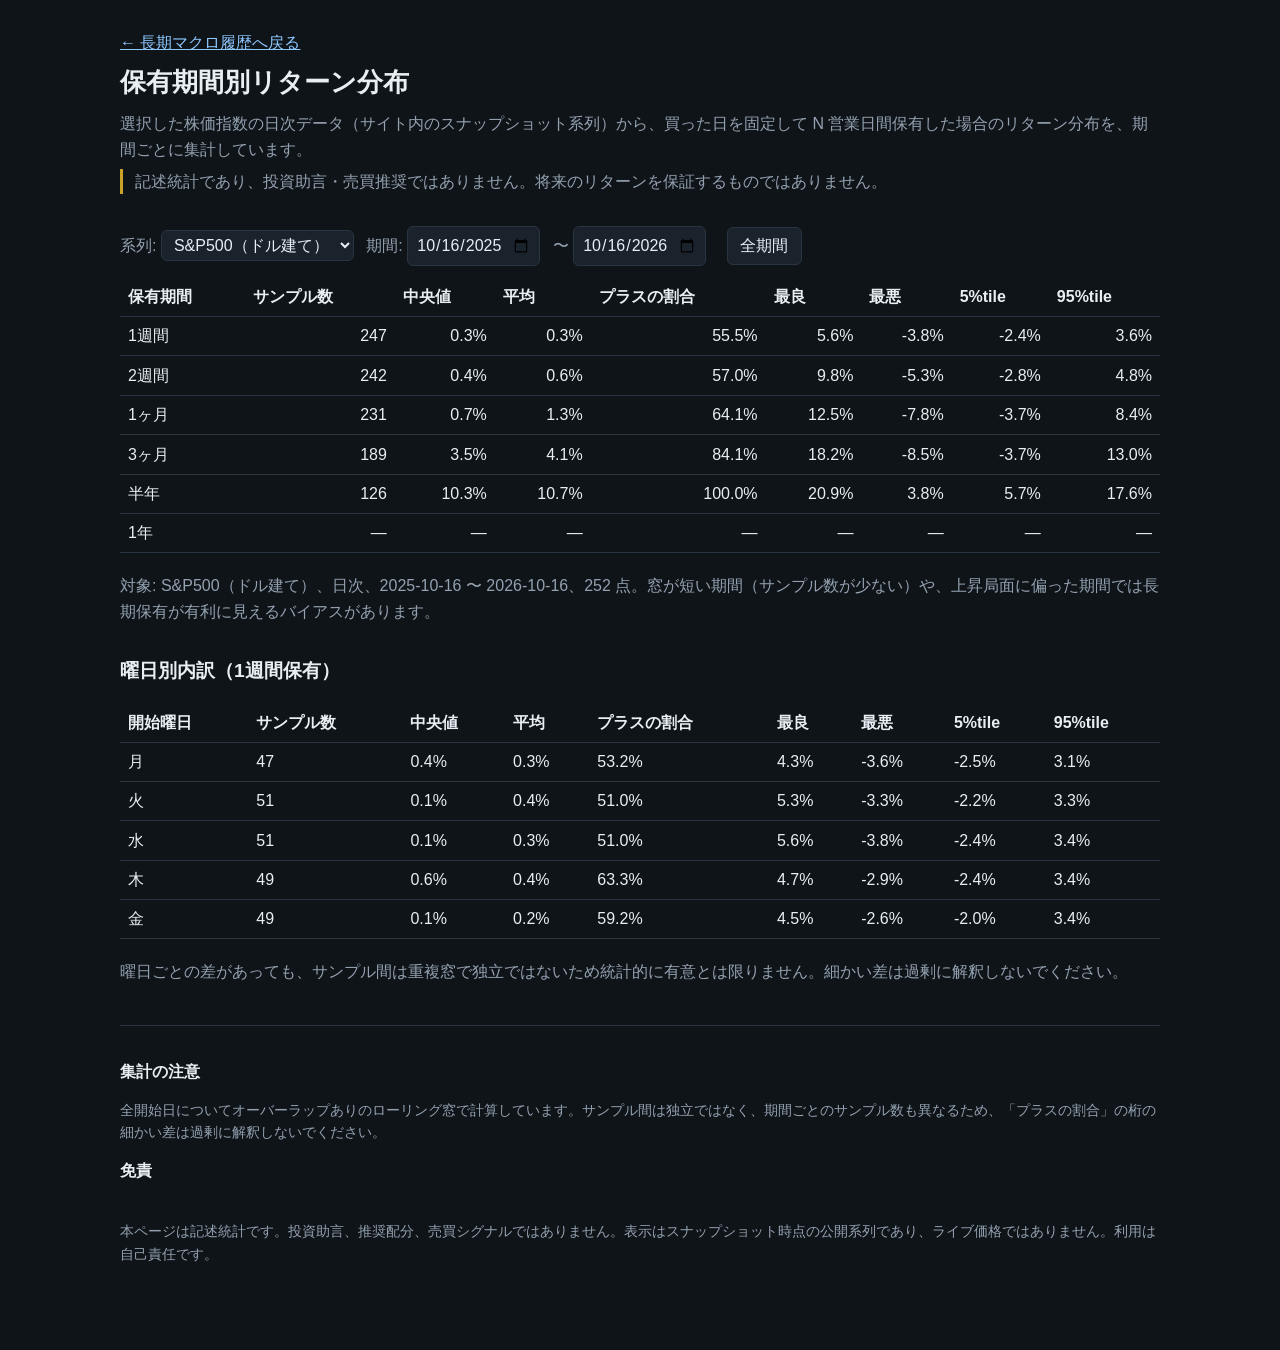
<file: docs/holding.html>
<!DOCTYPE html>
<html lang="ja">
  <head>
    <meta charset="utf-8" />
    <meta name="viewport" content="width=device-width, initial-scale=1" />
    <title>保有期間別リターン分布 | 長期マクロ履歴</title>
    <link rel="stylesheet" href="css/style.css" />
  </head>
  <body>
    <div class="wrap">
      <header>
        <p class="lead"><a href="index.html">&larr; 長期マクロ履歴へ戻る</a></p>
        <h1>保有期間別リターン分布</h1>
        <p class="lead">
          選択した株価指数の日次データ（サイト内のスナップショット系列）から、買った日を固定して N 営業日間保有した場合のリターン分布を、期間ごとに集計しています。
        </p>
        <p class="disclaimer-short">
          記述統計であり、投資助言・売買推奨ではありません。将来のリターンを保証するものではありません。
        </p>
      </header>

      <section id="holding">
        <p class="lead">
          <label for="series-select">系列: </label>
          <select id="series-select">
            <option value="sp500">S&amp;P500（ドル建て）</option>
            <option value="nikkei">日経平均（円建て）</option>
          </select>
          <label for="start-date">期間: </label>
          <input type="date" id="start-date" value="2025-10-16" />
          〜
          <input type="date" id="end-date" value="2026-10-16" />
          <button type="button" id="reset-range">全期間</button>
        </p>
        <table class="series-table" id="holding-table">
          <thead>
            <tr>
              <th>保有期間</th>
              <th>サンプル数</th>
              <th>中央値</th>
              <th>平均</th>
              <th>プラスの割合</th>
              <th>最良</th>
              <th>最悪</th>
              <th>5%tile</th>
              <th>95%tile</th>
            </tr>
          </thead>
          <tbody></tbody>
        </table>
        <p class="lead" id="holding-note"></p>
        <h2 class="weekday-title">曜日別内訳（1週間保有）</h2>
        <table class="series-table" id="weekday-table">
          <thead>
            <tr>
              <th>開始曜日</th>
              <th>サンプル数</th>
              <th>中央値</th>
              <th>平均</th>
              <th>プラスの割合</th>
              <th>最良</th>
              <th>最悪</th>
              <th>5%tile</th>
              <th>95%tile</th>
            </tr>
          </thead>
          <tbody></tbody>
        </table>
        <p class="lead">
          曜日ごとの差があっても、サンプル間は重複窓で独立ではないため統計的に有意とは限りません。細かい差は過剰に解釈しないでください。
        </p>
      </section>

      <footer>
        <h2>集計の注意</h2>
        <p>
          全開始日についてオーバーラップありのローリング窓で計算しています。サンプル間は独立ではなく、期間ごとのサンプル数も異なるため、「プラスの割合」の桁の細かい差は過剰に解釈しないでください。
        </p>
        <h2>免責</h2>
        <p class="disclaimer-full">
本ページは記述統計です。投資助言、推奨配分、売買シグナルではありません。表示はスナップショット時点の公開系列であり、ライブ価格ではありません。利用は自己責任です。
        </p>
      </footer>
    </div>
    <script src="js/holding.js"></script>
  </body>
</html>
</file>
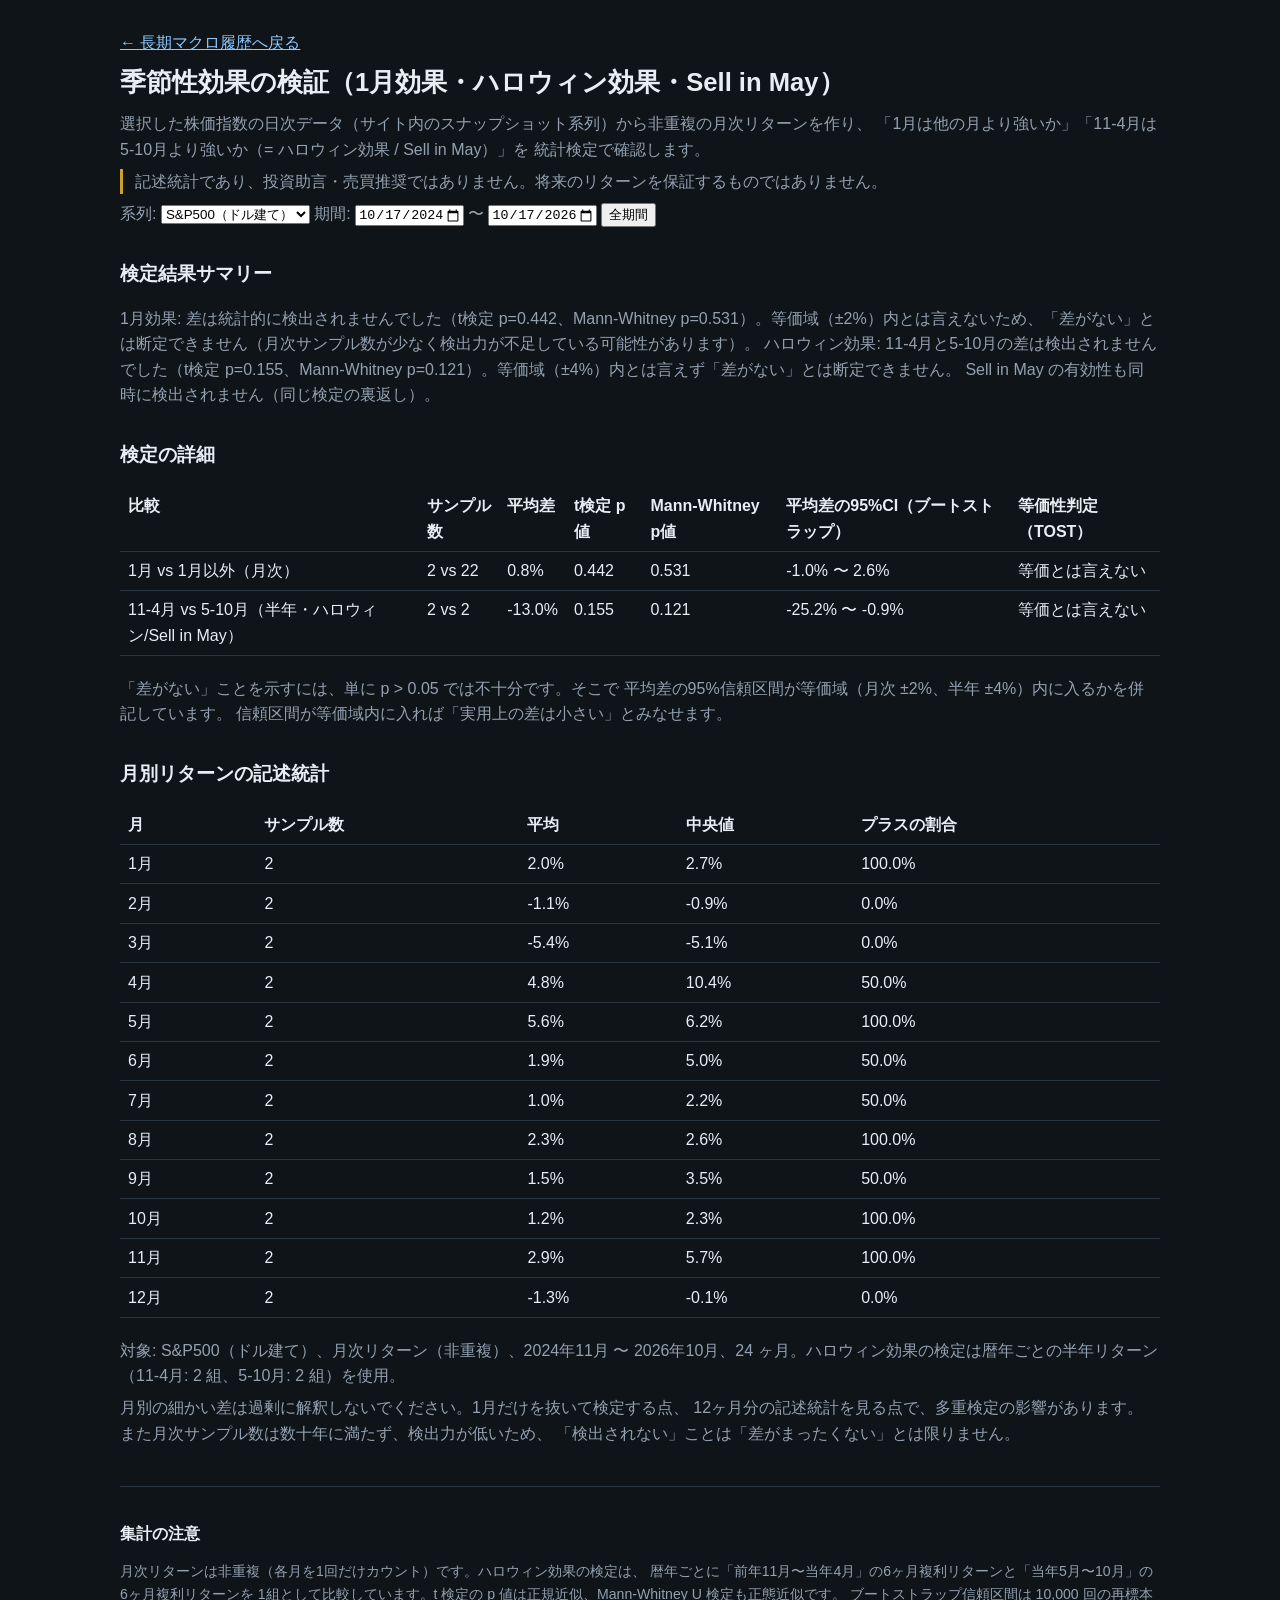
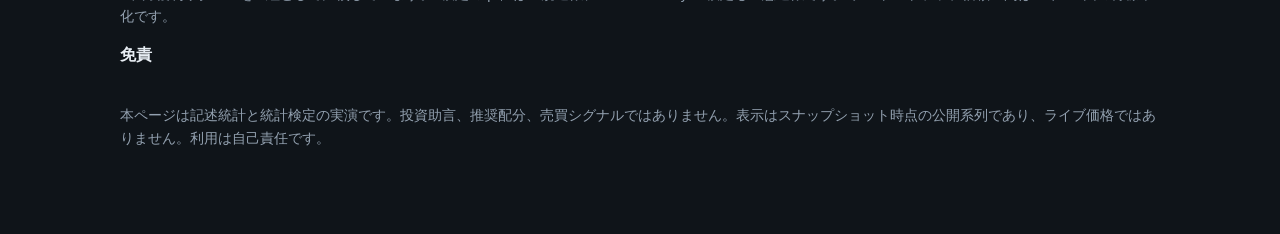
<file: docs/seasonality.html>
<!DOCTYPE html>
<html lang="ja">
  <head>
    <meta charset="utf-8" />
    <meta name="viewport" content="width=device-width, initial-scale=1" />
    <title>季節性効果の検証 | 長期マクロ履歴</title>
    <link rel="stylesheet" href="css/style.css" />
  </head>
  <body>
    <div class="wrap">
      <header>
        <p class="lead"><a href="index.html">&larr; 長期マクロ履歴へ戻る</a></p>
        <h1>季節性効果の検証（1月効果・ハロウィン効果・Sell in May）</h1>
        <p class="lead">
          選択した株価指数の日次データ（サイト内のスナップショット系列）から非重複の月次リターンを作り、
          「1月は他の月より強いか」「11-4月は5-10月より強いか（= ハロウィン効果 / Sell in May）」を
          統計検定で確認します。
        </p>
        <p class="disclaimer-short">
          記述統計であり、投資助言・売買推奨ではありません。将来のリターンを保証するものではありません。
        </p>
      </header>

      <section id="seasonality">
        <p class="lead">
          <label for="series-select">系列: </label>
          <select id="series-select">
            <option value="sp500">S&amp;P500（ドル建て）</option>
            <option value="nikkei">日経平均（円建て）</option>
          </select>
          <label for="start-date">期間: </label>
          <input type="date" id="start-date" value="2024-10-17" />
          〜
          <input type="date" id="end-date" value="2026-10-17" />
          <button type="button" id="reset-range">全期間</button>
        </p>

        <h2 class="weekday-title">検定結果サマリー</h2>
        <p class="lead" id="summary"></p>

        <h2 class="weekday-title">検定の詳細</h2>
        <table class="series-table" id="test-table">
          <thead>
            <tr>
              <th>比較</th>
              <th>サンプル数</th>
              <th>平均差</th>
              <th>t検定 p値</th>
              <th>Mann-Whitney p値</th>
              <th>平均差の95%CI（ブートストラップ）</th>
              <th>等価性判定（TOST）</th>
            </tr>
          </thead>
          <tbody></tbody>
        </table>
        <p class="lead">
          「差がない」ことを示すには、単に p &gt; 0.05 では不十分です。そこで
          平均差の95%信頼区間が等価域（月次 ±2%、半年 ±4%）内に入るかを併記しています。
          信頼区間が等価域内に入れば「実用上の差は小さい」とみなせます。
        </p>

        <h2 class="weekday-title">月別リターンの記述統計</h2>
        <table class="series-table" id="month-table">
          <thead>
            <tr>
              <th>月</th>
              <th>サンプル数</th>
              <th>平均</th>
              <th>中央値</th>
              <th>プラスの割合</th>
            </tr>
          </thead>
          <tbody></tbody>
        </table>
        <p class="lead" id="seasonality-note"></p>
        <p class="lead">
          月別の細かい差は過剰に解釈しないでください。1月だけを抜いて検定する点、
          12ヶ月分の記述統計を見る点で、多重検定の影響があります。
          また月次サンプル数は数十年に満たず、検出力が低いため、
          「検出されない」ことは「差がまったくない」とは限りません。
        </p>
      </section>

      <footer>
        <h2>集計の注意</h2>
        <p>
          月次リターンは非重複（各月を1回だけカウント）です。ハロウィン効果の検定は、
          暦年ごとに「前年11月〜当年4月」の6ヶ月複利リターンと「当年5月〜10月」の6ヶ月複利リターンを
          1組として比較しています。t 検定の p 値は正規近似、Mann-Whitney U 検定も正態近似です。
          ブートストラップ信頼区間は 10,000 回の再標本化です。
        </p>
        <h2>免責</h2>
        <p class="disclaimer-full">
本ページは記述統計と統計検定の実演です。投資助言、推奨配分、売買シグナルではありません。表示はスナップショット時点の公開系列であり、ライブ価格ではありません。利用は自己責任です。
        </p>
      </footer>
    </div>
    <script src="js/seasonality.js"></script>
  </body>
</html>
</file>
<file: docs/css/style.css>
:root {
  --bg: #0f1419;
  --panel: #1a222c;
  --text: #e8eef4;
  --muted: #93a1b0;
  --accent: #c9a227;
  --line: #2a3542;
  --band: rgba(201, 162, 39, 0.22);
  --band-active: rgba(220, 80, 70, 0.28);
  --link: #8ec8ff;
}

* {
  box-sizing: border-box;
}

html,
body {
  margin: 0;
  padding: 0;
  background: var(--bg);
  color: var(--text);
  font-family: "Hiragino Sans", "Noto Sans JP", "Yu Gothic", sans-serif;
  line-height: 1.6;
}

a {
  color: var(--link);
}

.wrap {
  max-width: 1080px;
  margin: 0 auto;
  padding: 1.5rem 1.25rem 3rem;
}

header h1 {
  font-size: 1.6rem;
  font-weight: 700;
  margin: 0 0 0.5rem;
}

.lead,
.disclaimer-short {
  color: var(--muted);
  margin: 0.4rem 0;
}

.disclaimer-short {
  border-left: 3px solid var(--accent);
  padding-left: 0.75rem;
}

.chart-block {
  background: var(--panel);
  border: 1px solid var(--line);
  border-radius: 10px;
  padding: 1rem 1rem 0.75rem;
  margin: 1.25rem 0;
}

.chart-block h2 {
  margin: 0;
  font-size: 1.15rem;
}

.meta-line {
  color: var(--muted);
  font-size: 0.85rem;
  margin: 0.25rem 0 0.75rem;
}

.chart-wrap {
  position: relative;
  height: 280px;
}

.episodes {
  list-style: none;
  margin: 0.5rem 0 0;
  padding: 0;
  font-size: 0.85rem;
}

.episodes li {
  color: var(--muted);
  padding: 0.15rem 0;
}

.episodes .unannotated {
  opacity: 0.85;
}

#timeline {
  margin-top: 2rem;
}

#timeline h2 {
  font-size: 1.2rem;
}

.event-list {
  list-style: none;
  padding: 0;
  margin: 0;
}

.event-list button {
  width: 100%;
  text-align: left;
  background: var(--panel);
  color: var(--text);
  border: 1px solid var(--line);
  border-radius: 8px;
  padding: 0.7rem 0.9rem;
  margin: 0.4rem 0;
  cursor: pointer;
  font: inherit;
}

.event-list button:hover,
.event-list button.active {
  border-color: var(--accent);
}

.event-list .when {
  color: var(--muted);
  font-size: 0.85rem;
  display: block;
}

footer {
  margin-top: 2.5rem;
  padding-top: 1.25rem;
  border-top: 1px solid var(--line);
  color: var(--muted);
  font-size: 0.88rem;
}

footer h2 {
  color: var(--text);
  font-size: 1rem;
}

.series-table {
  width: 100%;
  border-collapse: collapse;
  margin: 0.75rem 0 1.25rem;
}

.series-table th,
.series-table td {
  border-bottom: 1px solid var(--line);
  text-align: left;
  padding: 0.4rem 0.5rem;
  vertical-align: top;
}

.disclaimer-full {
  white-space: pre-wrap;
}

#holding {
  margin-top: 2rem;
}

#holding input[type="date"],
#holding select {
  background: var(--panel);
  border: 1px solid var(--line);
  border-radius: 6px;
  color: var(--text);
  padding: 0.3rem 0.5rem;
  font: inherit;
  margin-right: 0.5rem;
}

#holding button {
  background: var(--panel);
  color: var(--text);
  border: 1px solid var(--line);
  border-radius: 6px;
  padding: 0.3rem 0.8rem;
  cursor: pointer;
  font: inherit;
  margin-left: 0.5rem;
}

#holding button:hover {
  border-color: var(--accent);
}

#holding-table td {
  text-align: right;
}

.weekday-title {
  margin-top: 2rem;
  font-size: 1.2rem;
}

#holding-table td:first-child {
  text-align: left;
}
</file>
